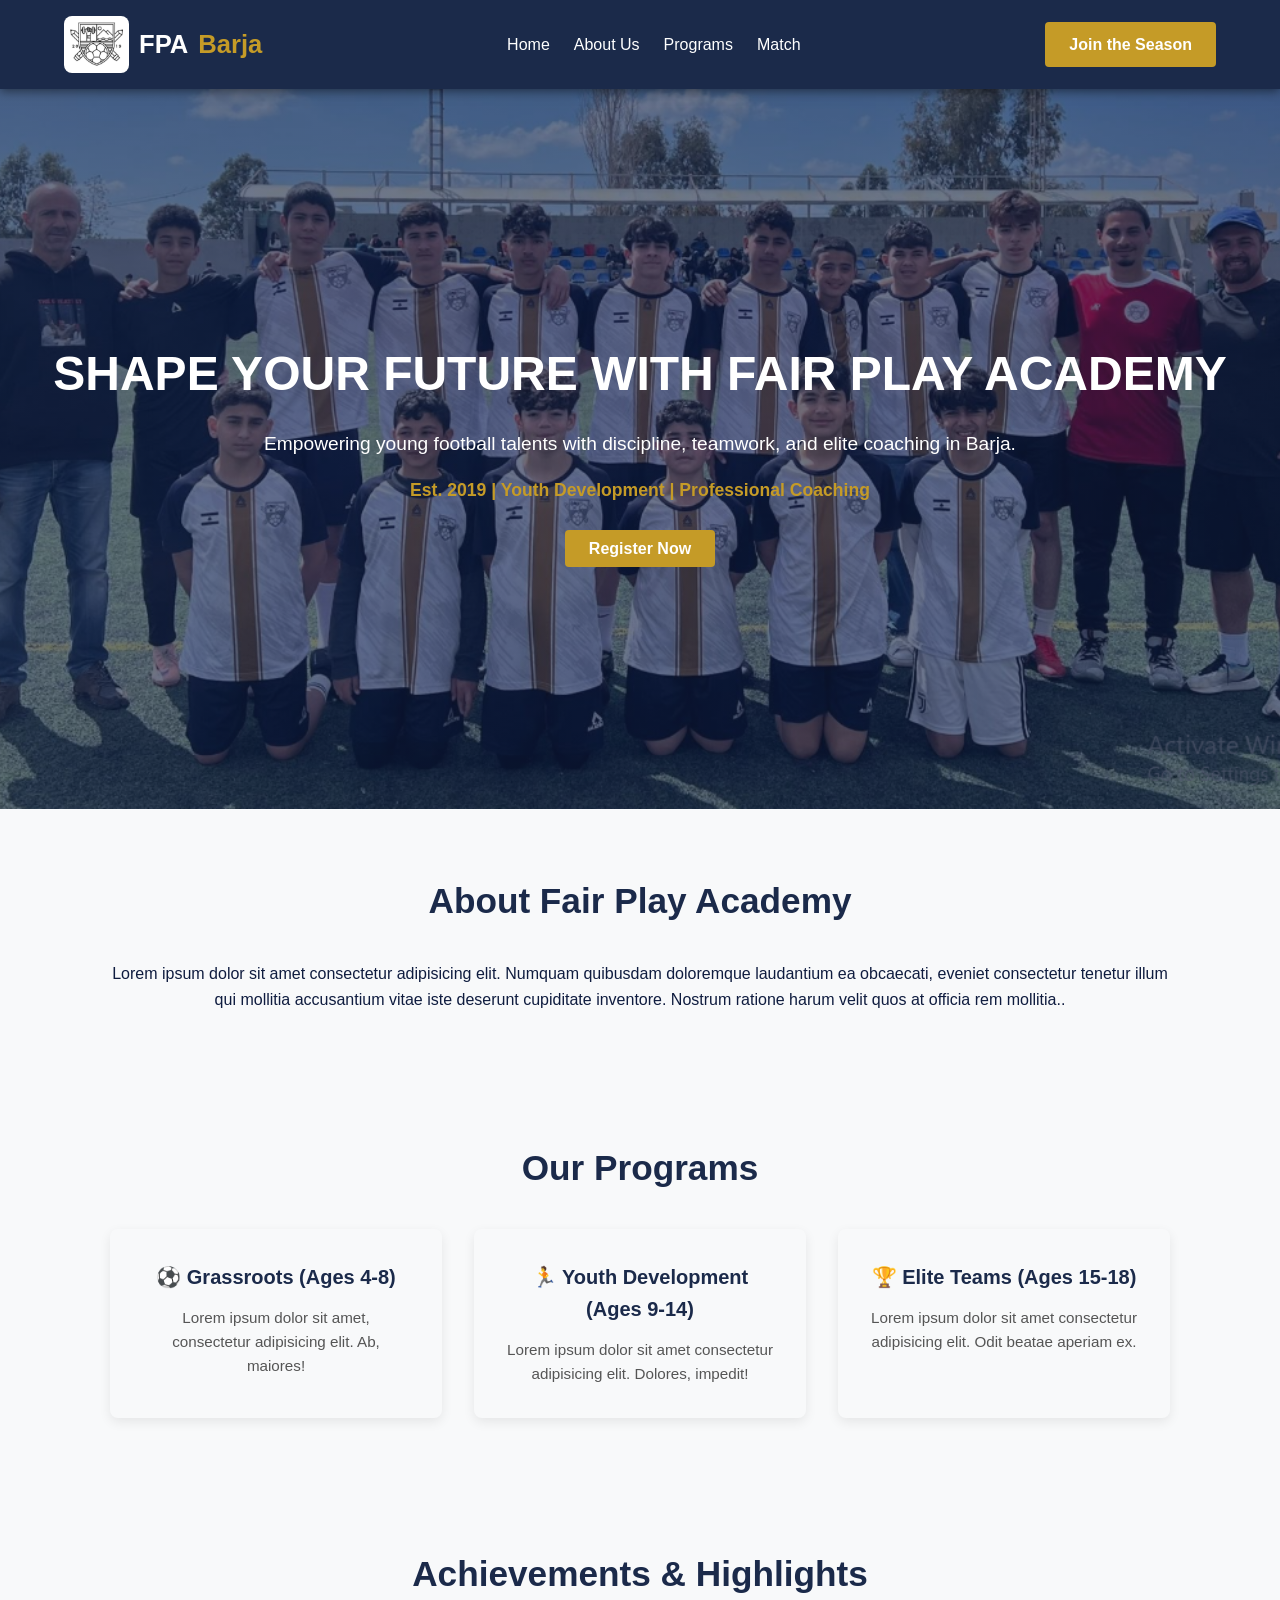
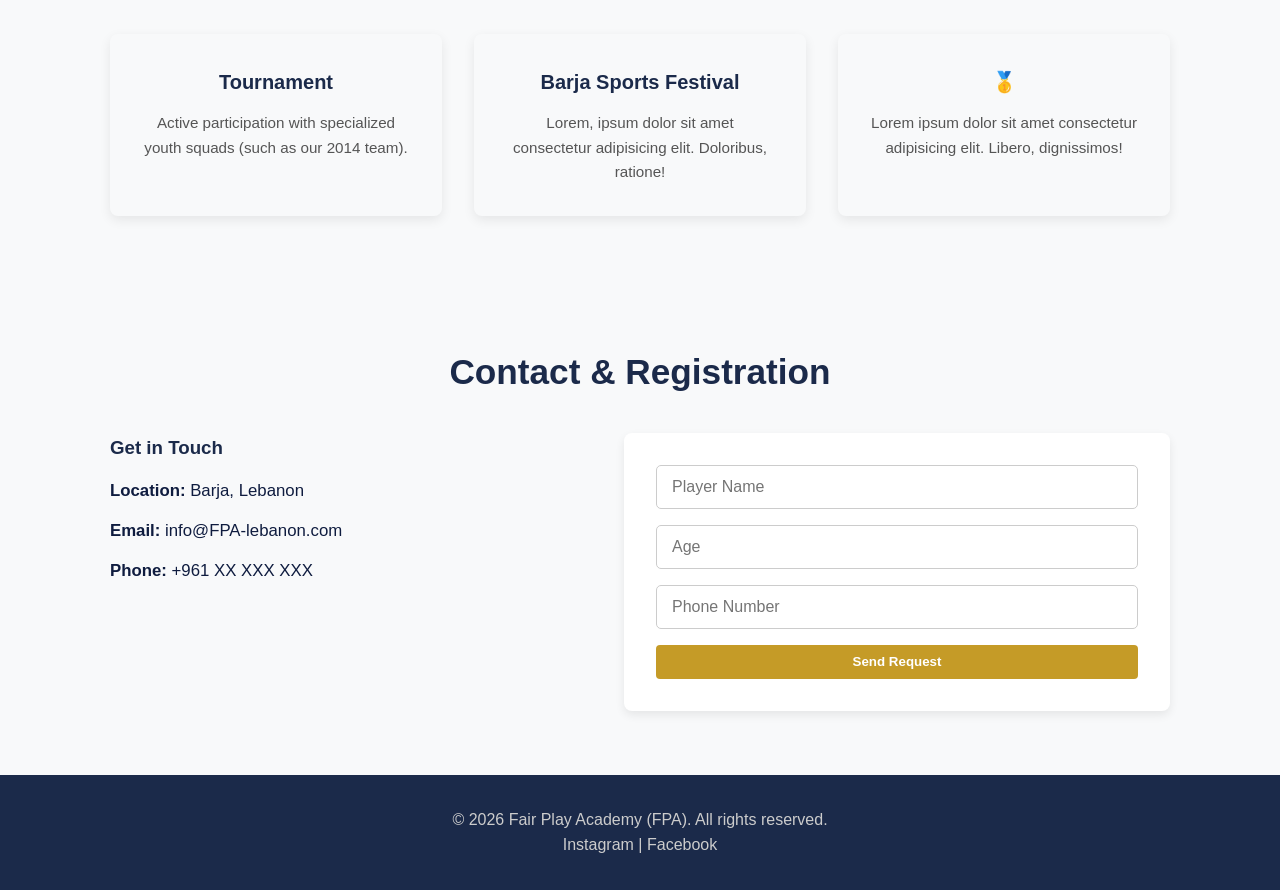
<file: fair play/HTML/index.html>
<!DOCTYPE html>
<html lang="en">

<head>
    <meta charset="UTF-8">
    <meta name="viewport" content="width=device-width, initial-scale=1.0">
    <title>Fair Play Academy - Barja</title>
    <link rel="stylesheet" href="../CSS/style-index.css">
</head>

<body>

    <!--Navbar -->
    <header class="navbar">
        <a href="index.html" class="logo">
            <img src="../Image/logo.png" alt="FPA Logo" class="nav-logo">
            FPA <span>Barja</span>
        </a>
        <nav>
            <ul>
                <li><a href="index.html">Home</a></li>
                <li><a href="about-us.html" class="active">About Us</a></li>
                <li><a href="programs.html">Programs</a></li>
                <li><a href="match.html">Match</a></li>
            </ul>
        </nav>
        <a href="join.html" class="btn">Join the Season</a>
    </header>

    <!-- Hero Section -->
    <section id="home" class="hero">
        <div class="hero-content">
            <h1>Shape Your Future With Fair Play Academy</h1>
            <p>Empowering young football talents with discipline, teamwork, and elite coaching in Barja.</p>
            <p class="stats">Est. 2019 | Youth Development | Professional Coaching</p>
            <a href="join.html" class="btn btn-large">Register Now</a>
        </div>
    </section>

    <!--  (About Us) -->
    <section id="about" class="section about">
        <div class="container">
            <h2>About Fair Play Academy</h2>
            <p>Lorem ipsum dolor sit amet consectetur adipisicing elit. Numquam quibusdam doloremque laudantium ea obcaecati, eveniet consectetur tenetur illum qui mollitia 
                accusantium vitae iste deserunt cupiditate inventore. Nostrum ratione harum velit quos at officia rem mollitia..</p>
        </div>
    </section>

    <!-- (Programs) -->
    <section id="programs" class="section programs bg-light">
        <div class="container">
            <h2>Our Programs</h2>
            <div class="grid">
                <!--Progam card 1 -->
                <div class="card">
                    <h3>⚽ Grassroots (Ages 4-8)</h3>
                    <p>Lorem ipsum dolor sit amet, consectetur adipisicing elit. Ab, maiores!</p>
                </div>
                <!-- Progam card  2 -->
                <div class="card">
                    <h3>🏃 Youth Development (Ages 9-14)</h3>
                    <p>Lorem ipsum dolor sit amet consectetur adipisicing elit. Dolores, impedit!</p>
                </div>
                <!-- Progam card  3 -->
                <div class="card">
                    <h3>🏆 Elite Teams (Ages 15-18)</h3>
                    <p>Lorem ipsum dolor sit amet consectetur adipisicing elit. Odit beatae aperiam ex.</p>
                </div>
            </div>
        </div>
    </section>

    <!--  (Achievements) -->
    <section id="Achievements" class="section Achievements">
        <div class="container">
            <h2>Achievements & Highlights</h2>
            <div class="grid">
                <div class="card">
                    <h3>Tournament</h3>
                    <p>Active participation with specialized youth squads (such as our 2014 team).</p>
                </div>
                <!-- Achievement card 1 -->
                <div class="card">
                    <h3> Barja Sports Festival</h3>
                    <p>Lorem, ipsum dolor sit amet consectetur adipisicing elit. Doloribus, ratione!</p>
                </div>
                <!-- Achievement card 2 -->
                <div class="card">
                    <h3>🥇 </h3>
                    <p>Lorem ipsum dolor sit amet consectetur adipisicing elit. Libero, dignissimos!</p>
                </div>
            </div>
        </div>
    </section>

    <!--  (Contact) -->
    <section id="contact" class="section contact bg-light">
        <div class="container">
            <h2>Contact & Registration</h2>
            <div class="contact-wrapper">
                <div class="contact-info">
                    <h3>Get in Touch</h3>
                    <p><strong>Location:</strong> Barja, Lebanon</p>
                    <p><strong>Email:</strong> info@FPA-lebanon.com</p>
                    <p><strong>Phone:</strong> +961 XX XXX XXX</p>
                </div>
                <!-- Registration -->
                <form class="contact-form">
                    <input type="text" placeholder="Player Name" required>
                    <input type="number" placeholder="Age" required>
                    <input type="tel" placeholder="Phone Number" required>
                    <button type="submit" class="btn">Send Request</button>
                </form>
            </div>
        </div>
    </section>

    <!-- (Footer) -->
    <footer>
        <div class="container">
            <p>&copy; 2026 Fair Play Academy (FPA). All rights reserved.</p>
            <div class="social-footer">
                <a href="https://www.instagram.com/fairplayacademy/?hl=en" target="_blank">Instagram</a>
                <span class="separator">|</span>
                <a href="https://www.facebook.com/profile.php?id=100086580495397" target="_blank">Facebook</a>
            </div>
        </div>

    </footer>

</body>

</html>
</file>
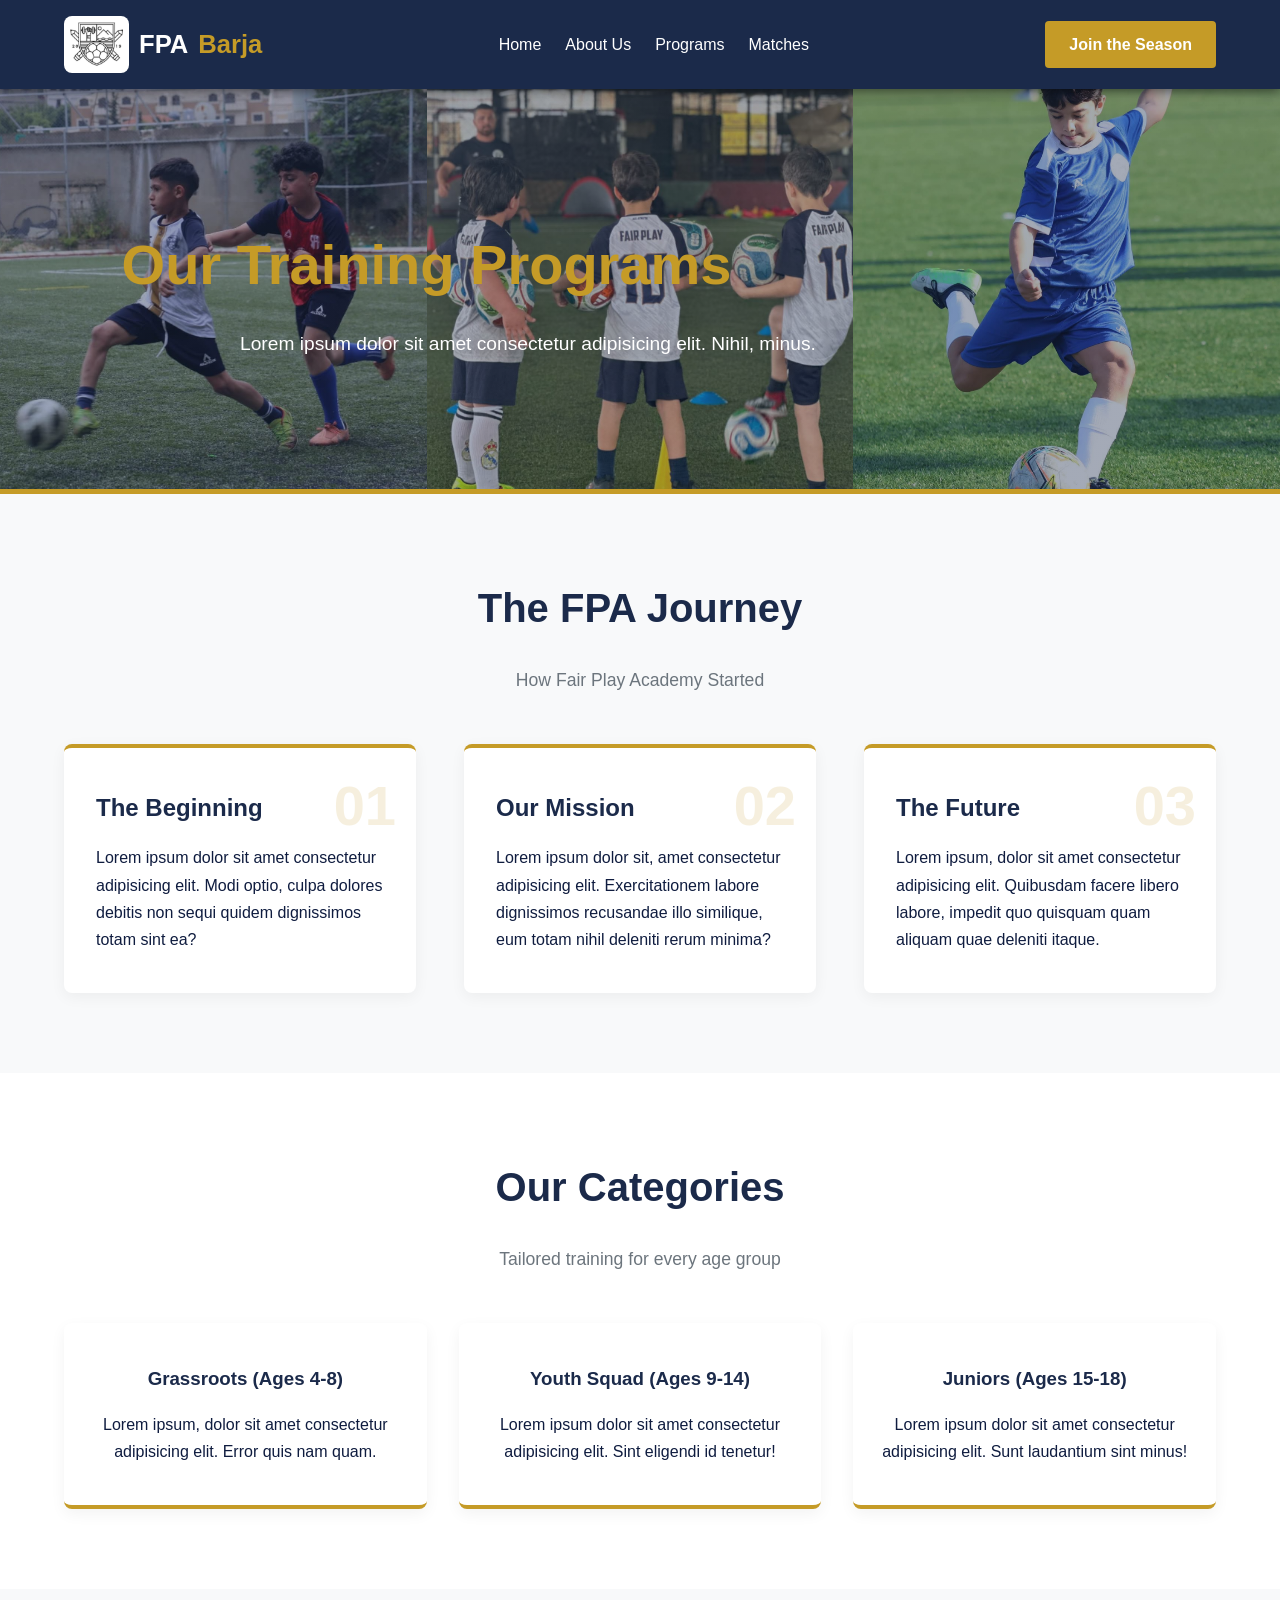
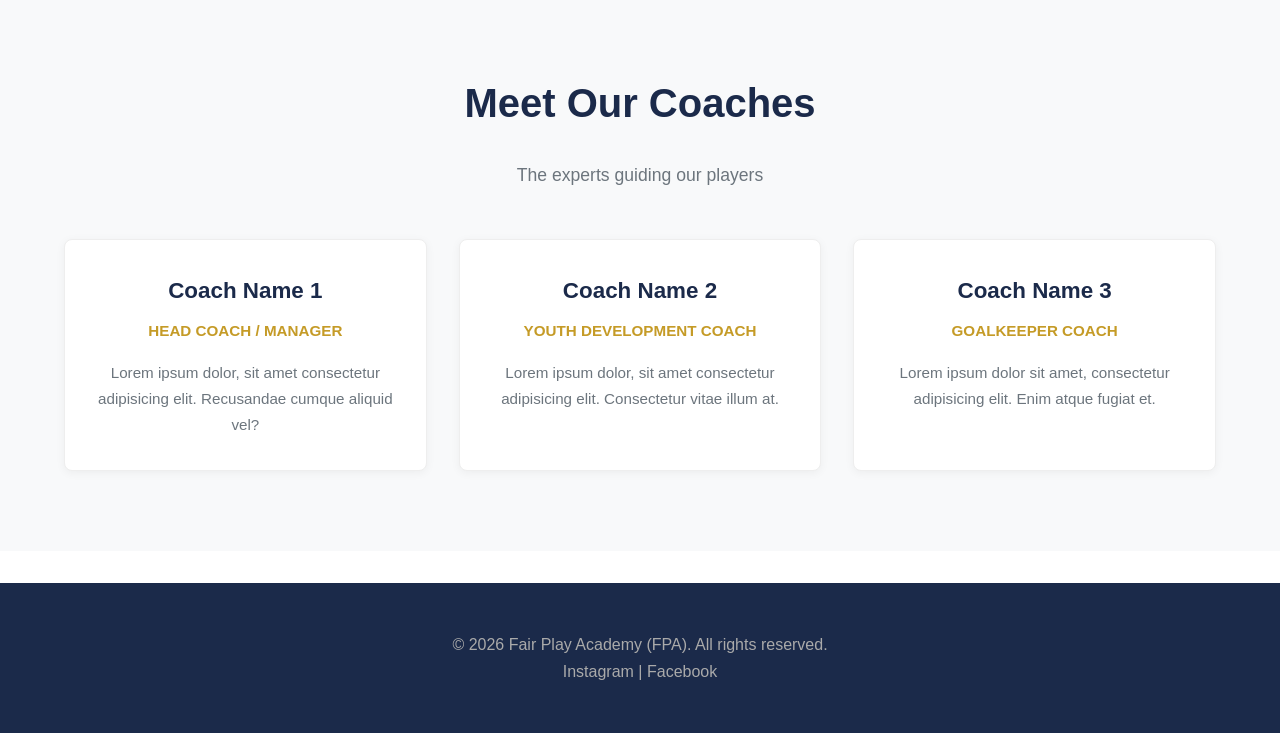
<file: fair play/HTML/about-us.html>
<!DOCTYPE html>
<html lang="en">

<head>
    <meta charset="UTF-8">
    <meta name="viewport" content="width=device-width, initial-scale=1.0">
    <title>About Us | Fair Play Academy</title>
    <link rel="stylesheet" href="../CSS/style-about.css">
</head>

<body>

    <!--  Navbar -->
<header class="navbar">
        <a href="index.html" class="logo">
            <img src="../Image/logo.png" alt="FPA Logo" class="nav-logo">
            FPA <span>Barja</span>
        </a>
        <nav>
            <ul>
                <li><a href="index.html">Home</a></li>
                <li><a href="about-us.html" class="active">About Us</a></li>
                <li><a href="programs.html">Programs</a></li>
                <li><a href="match.html">Matches</a></li>
            </ul>
        </nav>
        <a href="join.html" class="btn">Join the Season</a>

    </header>
    <!-- Hero Section -->
   <section class="programs-hero">
        
        <div class="hero-backgrounds">
        
            <div class="bg-img" style="background-image: url('../Image/gallery 2.jpg');"></div>
            <div class="bg-img" style="background-image: url('../Image/gallery1.jpg');"></div>
            <div class="bg-img" style="background-image: url('../Image/gallery 3.jpg');"></div>
        
            <div class="hero-overlay"></div>
        </div>

    
        <div class="container text-center hero-content">
            <h1>Our Training Programs</h1>
            <p>Lorem ipsum dolor sit amet consectetur adipisicing elit. Nihil, minus.</p>
        </div>
    </section>

    <!-- The FPA Journey -->
    <section class="section values bg-light">
        <div class="container">
            <h2>The FPA Journey</h2>
            <p class="section-subtitle">How Fair Play Academy Started</p>
            <div class="grid values-grid">
                <div class="value-card">
                    <span class="value-number">01</span>
                    <h3>The Beginning</h3>
                    <p>Lorem ipsum dolor sit amet consectetur adipisicing elit. Modi optio, culpa dolores debitis non
                        sequi quidem dignissimos totam sint ea?</p>
                </div>
                <div class="value-card">
                    <span class="value-number">02</span>
                    <h3>Our Mission</h3>
                    <p>Lorem ipsum dolor sit, amet consectetur adipisicing elit. Exercitationem labore dignissimos
                        recusandae illo similique, eum totam nihil deleniti rerum minima?</p>
                </div>
                <div class="value-card">
                    <span class="value-number">03</span>
                    <h3>The Future</h3>
                    <p>Lorem ipsum, dolor sit amet consectetur adipisicing elit. Quibusdam facere libero labore, impedit
                        quo quisquam quam aliquam quae deleniti itaque.</p>
                </div>
            </div>
        </div>
    </section>

    <!-- Age Groups -->
    <section class="section accreditations">
        <div class="container">
            <h2>Our Categories</h2>
            <p class="section-subtitle">Tailored training for every age group</p>
            <div class="grid">
                <div class="card">
                    <h3>Grassroots (Ages 4-8)</h3>
                    <p>Lorem ipsum, dolor sit amet consectetur adipisicing elit. Error quis nam quam.</p>
                </div>
                <div class="card">
                    <h3>Youth Squad (Ages 9-14)</h3>
                    <p>Lorem ipsum dolor sit amet consectetur adipisicing elit. Sint eligendi id tenetur!</p>
                </div>
                <div class="card">
                    <h3>Juniors (Ages 15-18)</h3>
                    <p>Lorem ipsum dolor sit amet consectetur adipisicing elit. Sunt laudantium sint minus!</p>
                </div>
                

        </div>
    </section>

    <!--   Coaches -->
    <section class="section team bg-light">
        <div class="container">
            <h2>Meet Our Coaches</h2>
            <p class="section-subtitle">The experts guiding our players</p>
            <div class="grid team-grid">
                <div class="team-member">
                    <h3>Coach Name 1</h3>
                    <p class="role">Head Coach / Manager</p>
                    <p>Lorem ipsum dolor, sit amet consectetur adipisicing elit. Recusandae cumque aliquid vel?</p>
                </div>
                <div class="team-member">
                    <h3>Coach Name 2</h3>
                    <p class="role">Youth Development Coach</p>
                    <p>Lorem ipsum dolor, sit amet consectetur adipisicing elit. Consectetur vitae illum at.</p>
                </div>
                <div class="team-member">
                    <h3>Coach Name 3</h3>
                    <p class="role">Goalkeeper Coach</p>
                    <p>Lorem ipsum dolor sit amet, consectetur adipisicing elit. Enim atque fugiat et.</p>
                </div>
            </div>
        </div>
    </section>

    <!-- (Footer) -->
    <footer>
        <div class="container">
            <p>&copy; 2026 Fair Play Academy (FPA). All rights reserved.</p>
            <div class="social-footer">
                <a href="https://www.instagram.com/fairplayacademy/?hl=en" target="_blank">Instagram</a>
                <span class="separator">|</span>
                <a href="https://www.facebook.com/profile.php?id=100086580495397" target="_blank">Facebook</a>
            </div>
        </div>

    </footer>
</body>

</html>
</file>
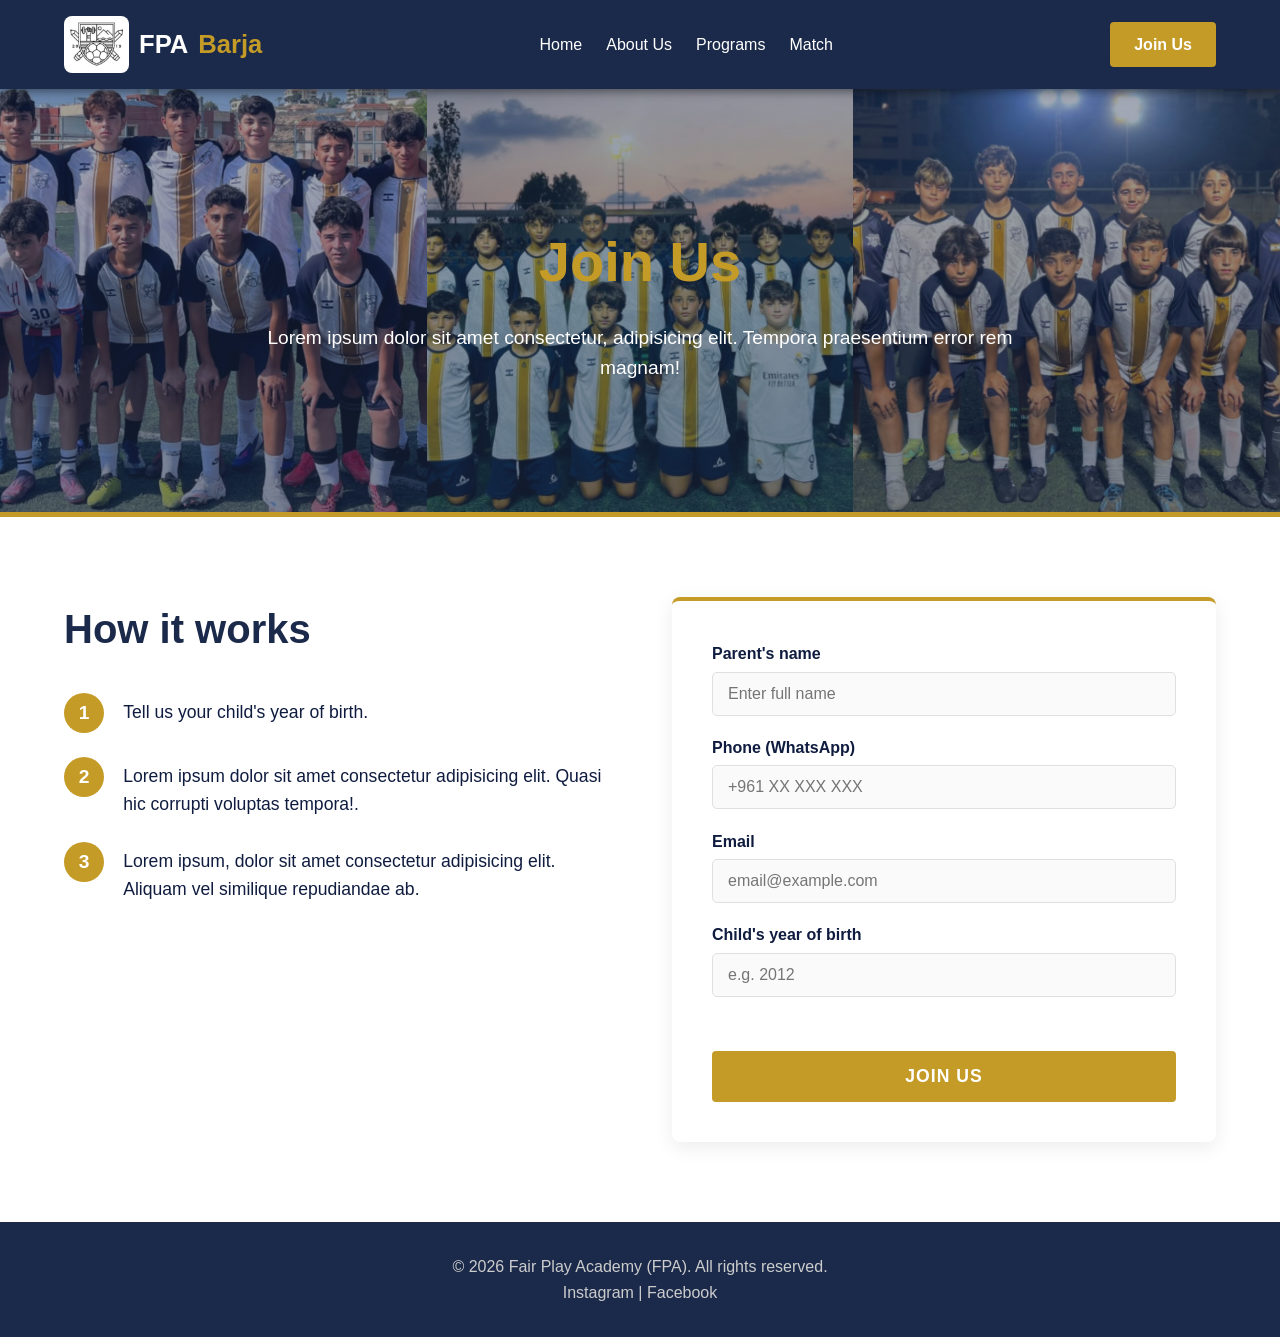
<file: fair play/HTML/join.html>
<!DOCTYPE html>
<html lang="en">
<head>
    <meta charset="UTF-8">
    <meta name="viewport" content="width=device-width, initial-scale=1.0">
    <title>Join Us | Fair Play Academy - Barja</title>
    <link rel="stylesheet" href="../CSS/style-join.css">
</head>
<body>
 <header class="navbar">
        <a href="index.html" class="logo">
            <img src="../Image/logo.png" alt="FPA Logo" class="nav-logo">
            FPA <span>Barja</span>
        </a>
        <nav>
            <ul>
                <li><a href="index.html">Home</a></li>
                <li><a href="about-us.html" class="active">About Us</a></li>
                <li><a href="programs.html">Programs</a></li>
                <li><a href="match.html">Match</a></li>
            </ul>
        </nav>
        <a href="join.html" class="btn">Join Us</a>
    </header>


    <section class="join-hero">
        <div class="hero-backgrounds">            
            <div class="bg-img" style="background-image: url('../Image/l.png');"></div>
            <div class="bg-img" style="background-image: url('../Image/r.png');"></div>
            <div class="bg-img" style="background-image: url('../Image/c.png');"></div> 
            <div class="hero-overlay"></div>
        </div>

        
        <div class="container text-center hero-content">
            <h1>Join Us</h1>
            <p>Lorem ipsum dolor sit amet consectetur, adipisicing elit. Tempora praesentium error rem magnam!</p>
        </div>
    </section>

    
    <!-- registration section -->
    <section class="section registration">
        <div class="container">
            <div class="grid two-columns">
                
                <!-- info to how it work -->
                <div class="how-it-works">
                    <h2>How it works</h2>
                    <ul class="steps-list">
                        <li>
                            <span class="step-number">1</span>
                            <p>Tell us your child's year of birth.</p>
                        </li>
                        <li>
                            <span class="step-number">2</span>
                            <p>Lorem ipsum dolor sit amet consectetur adipisicing elit. Quasi hic corrupti voluptas tempora!.</p>
                        </li>
                        <li>
                            <span class="step-number">3</span>
                            <p>Lorem ipsum, dolor sit amet consectetur adipisicing elit. Aliquam vel similique repudiandae ab.</p>
                        </li>
                    </ul>
                </div>

                <!-- registration form -->
                <div class="form-container">
                    <form class="join-form">
                        <div class="input-group">
                            <label>Parent's name</label>
                            <input type="text" placeholder="Enter full name" required>
                        </div>
                        
                        <div class="input-group">
                            <label>Phone (WhatsApp)</label>
                            <input type="tel" placeholder="+961 XX XXX XXX" required>
                        </div>
                        
                        <div class="input-group">
                            <label>Email</label>
                            <input type="email" placeholder="email@example.com" required>
                        </div>
                        
                        <div class="input-group">
                            <label>Child's year of birth</label>
                            <input type="number" min="2005" max="2022" placeholder="e.g. 2012" required>
                        </div>
                        
                        <div class="input-group">
                             </div>

                        <button type="submit" class="btn btn-submit">Join Us</button>
                    </form>
                </div>
            </div>
        </div>
    </section>
        <!--  (Footer) -->
    <footer>
        <div class="container">
            <p>&copy; 2026 Fair Play Academy (FPA). All rights reserved.</p>
           <div class="social-footer">
    <a href="https://www.instagram.com/fairplayacademy/?hl=en" target="_blank">Instagram</a>
    <span class="separator">|</span>
    <a href="https://www.facebook.com/profile.php?id=100086580495397" target="_blank">Facebook</a>
</div>
</div>
    </footer>

</body>
</html>
</file>
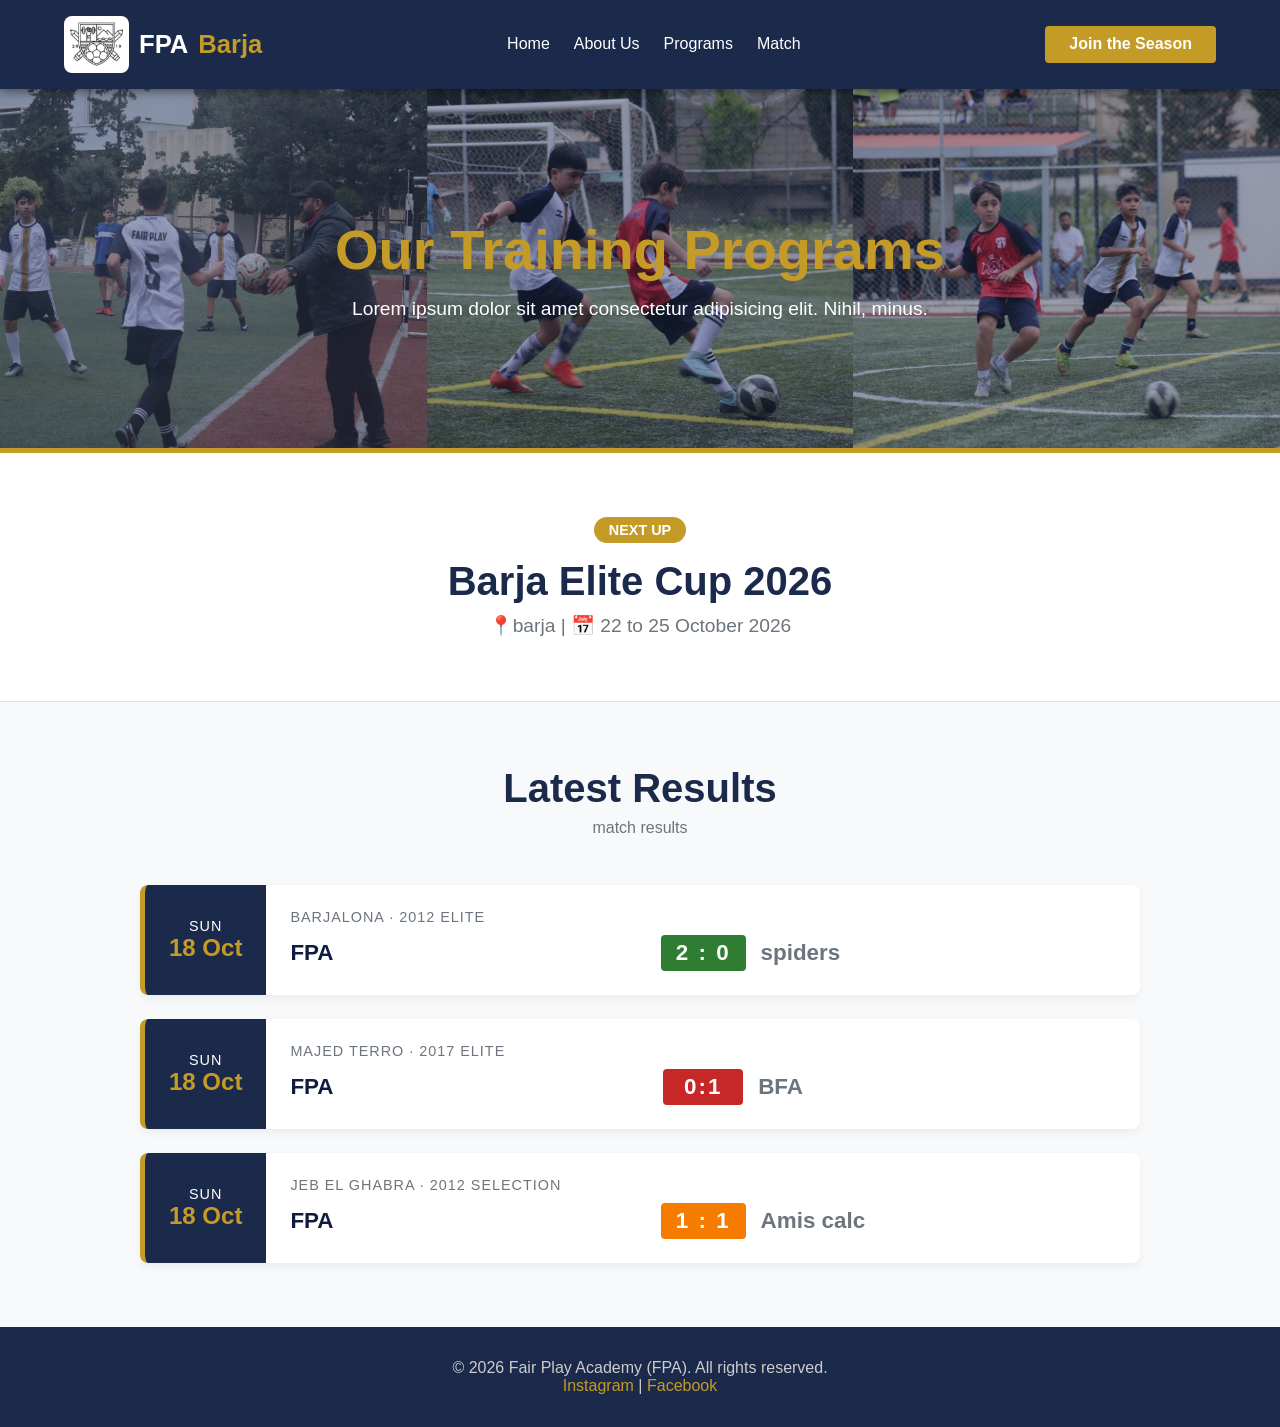
<file: fair play/HTML/match.html>
<!DOCTYPE html>
<html lang="en">
<head>
    <meta charset="UTF-8">
    <meta name="viewport" content="width=device-width, initial-scale=1.0">
    <title>Match | Fair Play Academy - Barja</title>
    
    <link rel="stylesheet" href="../CSS/style-matchs.css">
</head>
<body>
    <header class="navbar">
        <a href="index.html" class="logo">
            <img src="../Image/logo.png" alt="FPA Logo" class="nav-logo">
            FPA <span>Barja</span>
        </a>
        <nav>
            <ul>
                <li><a href="index.html">Home</a></li>
                <li><a href="about-us.html" class="active">About Us</a></li>
                <li><a href="programs.html">Programs</a></li>
                <li><a href="match.html">Match</a></li>
            </ul>
        </nav>
        <a href="join.html" class="btn">Join the Season</a>
    </header>


    <!-- Hero Section -->

   <section class="programs-hero">
        
        <div class="hero-backgrounds">
        
            <div class="bg-img" style="background-image: url('../Image/match 1.jpg');"></div>
            <div class="bg-img" style="background-image: url('../Image/match 2.jpg');"></div>
            <div class="bg-img" style="background-image: url('../Image/match 3.jpg');"></div>
        
            <div class="hero-overlay"></div>
        </div>

    
        <div class="container text-center hero-content">
            <h1>Our Training Programs</h1>
            <p>Lorem ipsum dolor sit amet consectetur adipisicing elit. Nihil, minus.</p>
        </div>
    </section>

    <!-- Next Up Event -->
    <section class="section next-event bg-light">
        <div class="container text-center">
            <span class="badge">Next Up</span>
            <h2>Barja Elite Cup 2026</h2>
            <p class="event-details">📍barja | 📅 22 to 25 October 2026</p>
        </div>
    </section>

    <!-- Match-->
    <section class="section fixtures">
        <div class="container">
            <h2>Latest Results</h2>
            <p class="section-subtitle">match results </p>

            <div class="matches-list">
                
                <!--1-->
                <div class="match-card">
                    <div class="match-date">
                        <span class="day">Sun</span>
                        <span class="date">18 Oct</span>
                    </div>
                    <div class="match-details">
                        <p class="location">Barjalona · 2012 Elite</p>
                        <div class="scoreboard">
                            <span class="team FAP">FPA</span>
                            <span class="score win">2 : 0</span>
                            <span class="team opponent">spiders</span>
                        </div>
                    </div>
                </div>

                <!--  2 -->
                <div class="match-card">
                    <div class="match-date">
                        <span class="day">Sun</span>
                        <span class="date">18 Oct</span>
                    </div>
                    <div class="match-details">
                        <p class="location">majed terro · 2017 Elite</p>
                        <div class="scoreboard">
                            <span class="team FAP">FPA</span>
                            <span class="score lose"> 0:1 </span>
                            <span class="team opponent">BFA</span>
                        </div>
                    </div>
                </div>

                <!-- 3-->
                <div class="match-card">
                    <div class="match-date">
                        <span class="day">Sun</span>
                        <span class="date">18 Oct</span>
                    </div>
                    <div class="match-details">
                        <p class="location">JEB EL GHABRA · 2012 Selection</p>
                        <div class="scoreboard">
                            <span class="team FAP">FPA</span>
                            <span class="score draw">1 : 1</span>
                            <span class="team opponent">Amis calc</span>
                        </div>
                    </div>
                </div>

        </div>
    </section>

    <!-- الفوتر (Footer) -->

    <!-- (Footer) -->
    <footer>
        <div class="container">
            <p>&copy; 2026 Fair Play Academy (FPA). All rights reserved.</p>
            <div class="social-footer">
                <a href="https://www.instagram.com/fairplayacademy/?hl=en" target="_blank">Instagram</a>
                <span class="separator">|</span>
                <a href="https://www.facebook.com/profile.php?id=100086580495397" target="_blank">Facebook</a>
            </div>
        </div>

    </footer>

</body>
</html>
</file>
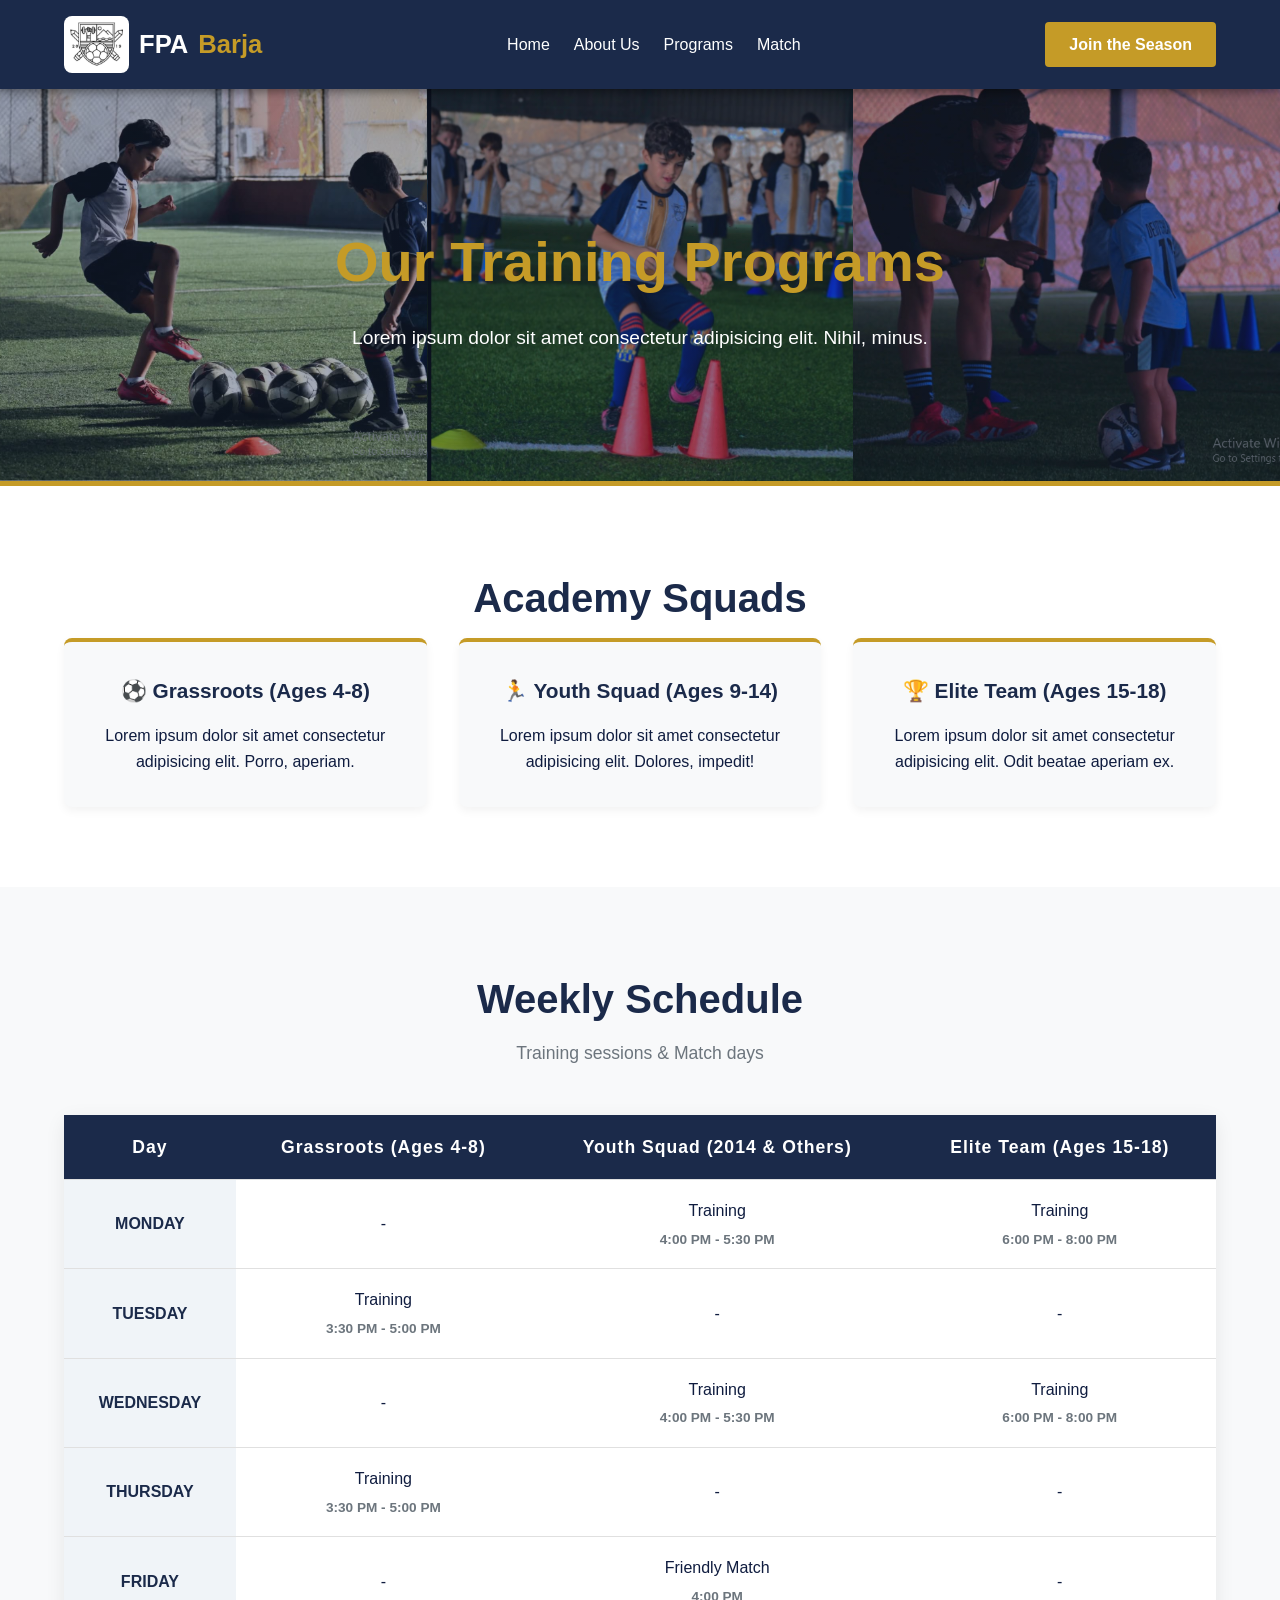
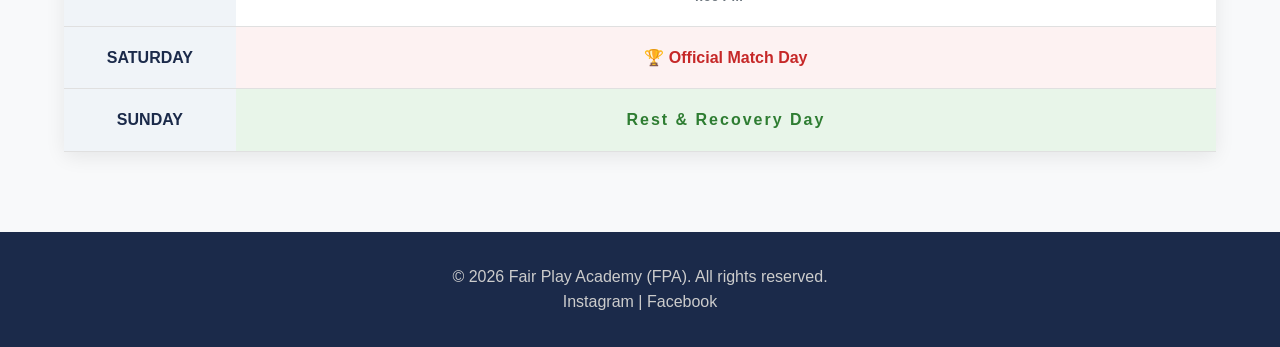
<file: fair play/HTML/programs.html>
<!DOCTYPE html>
<html lang="en">
<head>
    <meta charset="UTF-8">
    <meta name="viewport" content="width=device-width, initial-scale=1.0">
    <title>Programs & Schedule | Fair Play Academy</title>
    
    <link rel="stylesheet" href="../CSS/style-programs.css">
</head>
<body>
    
    <!-- navbar -->
<header class="navbar">
        <a href="index.html" class="logo">
            <img src="../Image/logo.png" alt="FPA Logo" class="nav-logo">
            FPA <span>Barja</span>
        </a>
        <nav>
            <ul>
                <li><a href="index.html">Home</a></li>
                <li><a href="about-us.html" >About Us</a></li>
                <li><a href="programs.html">Programs</a></li>
                <li><a href="match.html">Match</a></li>
            </ul>
        </nav>
        <a href="join.html" class="btn">Join the Season</a>
    </header>


  <!-- Hero Section -->
    <section class="programs-hero">
        
        <div class="hero-backgrounds">
        
            <div class="bg-img" style="background-image: url('../Image/program 2.png');"></div>
            <div class="bg-img" style="background-image: url('../Image/program 1.png');"></div>
            <div class="bg-img" style="background-image: url('../Image/program 3.png');"></div>
        
            <div class="hero-overlay"></div>
        </div>

    
        <div class="container text-center hero-content">
            <h1>Our Training Programs</h1>
            <p>Lorem ipsum dolor sit amet consectetur adipisicing elit. Nihil, minus.</p>
        </div>
    </section>

    <!-- Program Cards -->
    <section class="section programs-overview">
        <div class="container">
            <h2>Academy Squads</h2>
            <div class="grid">
                <div class="program-card">
                    <h3>⚽ Grassroots (Ages 4-8)</h3>
                    <p>Lorem ipsum dolor sit amet consectetur adipisicing elit. Porro, aperiam.</p>
                </div>
                <div class="program-card">
                    <h3>🏃 Youth Squad (Ages 9-14)</h3>
                    <p>Lorem ipsum dolor sit amet consectetur adipisicing elit. Dolores, impedit!</p>
                </div>
                <div class="program-card">
                    <h3>🏆 Elite Team (Ages 15-18)</h3>
                    <p>Lorem ipsum dolor sit amet consectetur adipisicing elit. Odit beatae aperiam ex.</p>
                </div>
            </div>
        </div>
    </section>

    <!-- Schedule Table -->
    <section class="section schedule-section bg-light">
        <div class="container">
            <h2>Weekly Schedule</h2>
            <p class="section-subtitle">Training sessions & Match days</p>

            <div class="table-container">
                <table class="schedule-table">
                    <thead>
                        <tr>
                            <th>Day</th>
                            <th>Grassroots (Ages 4-8)</th>
                            <th>Youth Squad (2014 & Others)</th>
                            <th>Elite Team (Ages 15-18)</th>
                        </tr>
                    </thead>
                    <tbody>
                        <tr>
                            <td class="day-col">Monday</td>
                            <td>-</td>
                            <td>Training <br> <span class="time">4:00 PM - 5:30 PM</span></td>
                            <td>Training <br> <span class="time">6:00 PM - 8:00 PM</span></td>
                        </tr>
                        <tr>
                            <td class="day-col">Tuesday</td>
                            <td>Training <br> <span class="time">3:30 PM - 5:00 PM</span></td>
                            <td>-</td>
                            <td>-</td>
                        </tr>
                        <tr>
                            <td class="day-col">Wednesday</td>
                            <td>-</td>
                            <td>Training  <br> <span class="time">4:00 PM - 5:30 PM</span></td>
                            <td>Training <br> <span class="time">6:00 PM - 8:00 PM</span></td>
                        </tr>
                        <tr>
                            <td class="day-col">Thursday</td>
                            <td>Training <br> <span class="time">3:30 PM - 5:00 PM</span></td>
                            <td>-</td>
                            <td>-</td>
                        </tr>
                        <tr>
                            <td class="day-col">Friday</td>
                            <td>-</td>
                            <td>Friendly Match  <br> <span class="time">4:00 PM</span></td>
                            <td>-</td>
                        </tr>
                        <tr class="match-day">
                            <td class="day-col">Saturday</td>
                            <td colspan="3" class="weekend-event">
                                <strong>🏆 Official Match Day </strong><br>
                            
                            </td>
                        </tr>
                        <tr>
                            <td class="day-col">Sunday</td>
                            <td colspan="3" class="rest-day">Rest & Recovery Day</td>
                        </tr>
                    </tbody>
                </table>
            </div>
        </div>
    </section>

    
    <!-- (Footer) -->
    <footer>
        <div class="container">
            <p>&copy; 2026 Fair Play Academy (FPA). All rights reserved.</p>
            <div class="social-footer">
                <a href="https://www.instagram.com/fairplayacademy/?hl=en" target="_blank">Instagram</a>
                <span class="separator">|</span>
                <a href="https://www.facebook.com/profile.php?id=100086580495397" target="_blank">Facebook</a>
            </div>
        </div>

    </footer>


</body>
</html>
</file>
<file: fair play/CSS/style-index.css>
/* i put this kermal ino w zabet el color b2lb el html  ma irja3 lar2m bl color  w kremal iza bede 3adel sh jebt el colo men facboock */

:root {
    --primary-color: rgb(197, 155, 39);   
    --secondary-color: rgb(168, 130, 31); 
    --dark-bg: rgb(27, 42, 74);           
    --light-bg: rgb(248, 249, 250);       
    --text-dark: rgb(15, 28, 63);         
    --text-light: rgb(255, 255, 255);     
    --gray-color: rgb(108, 117, 125);     
    --border-color: rgb(224, 224, 224);   
}

* {
    margin: 0;
    padding: 0;
    box-sizing: border-box;
    font-family: -apple-system,'Helvetica Neue',Arial,sans-serif;
}


body {
    background-color: var(--light-bg);
    color: var(--text-dark);
    line-height: 1.6;
}

/* هلق هي كرمال الصفحة كلا ازا بدو يفتحا من محل شاشة اكبر ما تتاثر*/
.container {
    max-width: 1100px;
    margin: 0 auto;
    padding: 0 20px;
}

/*هي لكل قصم */
.section {
    padding: 64px 0;
    text-align: center;
}

/*وهي*/
/*   Navbar  */
.btn {
    background-color: var(--primary-color);
    color: var(--text-light);
    padding: 9.6px 24px;
    text-decoration: none;
    border-radius: 4px;
    font-weight: bold;
    transition: background-color 0.3s ease;
    border: none;
    cursor: pointer;
}

.btn:hover {
    background-color: var(--secondary-color);
}

.navbar {
    display: flex;
    justify-content: space-between;
    align-items: center;
    background-color: var(--dark-bg);
    padding: 16px 5%;
    position: sticky;
    top: 0;
    z-index: 1000;
    box-shadow: 0 2px 10px rgba(0,0,0,0.5);
}

.navbar .logo {
    display: flex;
    align-items: center;
    gap: 10px;
    font-size: 25.6px;
    font-weight: bold;
    color: var(--text-light);
    text-decoration: none;
}
.nav-logo {
    width: 65px; 
    height: auto;
    background-color: rgb(255, 255, 255);
    padding: 6px; 
    border-radius: 8px; 
}
.navbar .logo span {
    color: var(--primary-color);
}

.navbar ul {
    display: flex;
    list-style: none;
    gap: 24px;
}

.navbar ul li a {
    color: var(--text-light);
    text-decoration: none;
    font-size: 16px;
    transition: color 0.3s ease;
}

.navbar ul li a:hover {
    color: var(--primary-color);
}


/* (Hero Section) */
.hero {
    height: 80vh;
    background: linear-gradient(rgba(15, 28, 63, 0.6), rgba(15, 28, 63, 0.6)),
        url('../Image/main.png') center/cover;
    display: flex;
    justify-content: center;
    align-items: center;
    text-align: center;
    color: var(--text-light);
    padding: 0 20px;
}

.hero-content h1 {
    font-size: 48px;
    margin-bottom: 16px;
    text-transform: uppercase;
    color: var(--text-light);
}

.hero-content p {
    font-size: 19.2px;
    margin-bottom: 16px;
}

.hero-content .stats {
    font-size: 17.6px;
    color: var(--primary-color);
    font-weight: bold;
    margin-bottom: 32px;
}

/* TITLE */
.section h2 {
    font-size: 35.2px;
    margin-bottom: 32px;
    color: var(--dark-bg);
}

.grid {
    display: grid;
    grid-template-columns: repeat(auto-fit, minmax(250px, 1fr));
    gap: 32px;
}


.card {
    background: var(--card-bg);
    padding: 32px;
    border-radius: 8px;
    box-shadow: 0 4px 12px rgba(0, 0, 0, 0.08);
    transition: transform 0.3s ease, border-top 0.3s ease;
    border-top: 4px solid var(--drak-bg);
}

.card:hover {
    transform: translateY(-5px);
    border-top-color: var(--primary-color);
}

.card h3 {
    color: var(--dark-bg);
    margin-bottom: 12.8px;
    font-size: 20px;
}

.card p {
    color: rgb(85, 85, 85);
    font-size: 15.2px;
}


.contact-wrapper {
    display: flex;
    flex-wrap: wrap;
    justify-content: space-between;
    gap: 32px;
    text-align: left;
}

.contact-info {
    flex: 1;
    min-width: 280px;
}

.contact-info h3 {
    color: var(--dark-bg);
    margin-bottom: 16px;
}

.contact-info p {
    margin-bottom: 12.8px;
    font-size: 16.8px;
}

.contact-form {
    flex: 1;
    min-width: 280px;
    display: flex;
    flex-direction: column;
    gap: 16px;
    background: var(--text-light);
    padding: 32px;
    border-radius: 8px;
    box-shadow: 0 4px 10px rgba(0, 0, 0, 0.08);
}

.contact-form input {
    width: 100%;
    padding: 12px 15px;
    border: 1px solid rgb(204, 204, 204);
    border-radius: 5px;
    font-size: 16px;
}

.contact-form input:focus {
    outline: none;
    border-color: var(--primary-color);
}


footer {
    background-color: var(--dark-bg);
    color: rgb(204, 204, 204);
    text-align: center;
    padding: 32px;
}

footer a {
    color: var(--accent-color);
    text-decoration: none;
}

footer a:hover {
    text-decoration: underline;
}
</file>
<file: fair play/CSS/style-about.css>
:root {
    --primary-color: rgb(197, 155, 39);   
    --secondary-color: rgb(168, 130, 31); 
    --dark-bg: rgb(27, 42, 74);           
    --light-bg: rgb(248, 249, 250);       
    --text-dark: rgb(15, 28, 63);         
    --text-light: rgb(255, 255, 255);     
    --gray-color: rgb(108, 117, 125);     
}

* {
    margin: 0;
    padding: 0;
    box-sizing: border-box;
    font-family: -apple-system,'Helvetica Neue',Arial,sans-serif;
}

body {
    background-color: var(--text-light);
    color: var(--text-dark);
    line-height: 1.7;
}

.container {
    width: 90%;
    max-width: 1200px;
    margin: 0 auto;
}

.section {
    padding: 80px 0;
}

.section h2 {
    text-align: center;
    font-size: 40px;
    margin-bottom: 24px;
    color: var(--dark-bg);
}

.section-subtitle {
    text-align: center;
    color: var(--gray-color);
    margin-bottom: 48px;
    font-size: 17.6px;
}

.bg-light {
    background-color: var(--light-bg);
}

/*   Navbar  */
.btn {
    background-color: var(--primary-color);
    color: var(--text-light);
    padding: 9.6px 24px;
    text-decoration: none;
    border-radius: 4px;
    font-weight: bold;
    transition: background-color 0.3s ease;
    border: none;
    cursor: pointer;
}

.btn:hover {
    background-color: var(--secondary-color);
}

.navbar {
    display: flex;
    justify-content: space-between;
    align-items: center;
    background-color: var(--dark-bg);
    padding: 16px 5%;
    position: sticky;
    top: 0;
    z-index: 1000;
    box-shadow: 0 2px 10px rgba(0,0,0,0.5);
}

.navbar .logo {
    display: flex;
    align-items: center;
    gap: 10px;
    font-size: 25.6px;
    font-weight: bold;
    color: var(--text-light);
    text-decoration: none;
}
.nav-logo {
    width: 65px; 
    height: auto;
    background-color: rgb(255, 255, 255);
    padding: 6px; 
    border-radius: 8px; 
}
.navbar .logo span {
    color: var(--primary-color);
}
.navbar ul {
    display: flex;
    list-style: none;
    gap: 24px;
}
.navbar ul li a {
    color: var(--text-light);
    text-decoration: none;
    font-size: 16px;
    transition: color 0.3s ease;
}

.navbar ul li a:hover {
    color: var(--primary-color);
}


.grid {
    display: grid;
    grid-template-columns: repeat(auto-fit, minmax(280px, 1fr));
    gap: 32px;
}

.card {
    background: var(--text-light);
    padding: 40px 24px;
    border-radius: 8px;
    box-shadow: 0 5px 15px rgba(0, 0, 0, 0.05);
    text-align: center;
    border-bottom: 4px solid var(--primary-color);
    transition: transform 0.3s;
}

.card:hover {
    transform: translateY(-5px);
}

.card h3 {
    color: var(--dark-bg);
    margin-bottom: 16px;
}


/* .Hero Section */
.programs-hero {
    position: relative;
    padding: 128px 5%;
    color: var(--text-light);
    border-bottom: 5px solid var(--primary-color);
    overflow: hidden;
    display: flex;
    align-items: center;
    justify-content: center;
}


.hero-backgrounds {
    position: absolute;
    top: 0;
    left: 0;
    width: 100%;
    height: 100%;
    display: flex;
    z-index: 1;
}

.bg-img {
    flex: 1;
    background-size: cover;
    background-position: center;
}

.hero-overlay {
    position: absolute;
    top: 0;
    left: 0;
    width: 100%;
    height: 100%;
    background: linear-gradient(rgba(27, 42, 74, 0.4), rgba(27, 42, 74, 0.4));
    z-index: 2;
}


.hero-content {
    position: relative;
    z-index: 3; 
}

.hero-content h1 {
    font-size: 56px;
    margin-bottom: 16px;
    color: var(--primary-color);
}

.hero-content p {
    font-size: 19.2px;
    max-width: 800px;
    margin: 0 auto;
}


.grid {
    display: grid;
    grid-template-columns: repeat(auto-fit, minmax(300px, 1fr));
    gap: 32px;
}


.values-grid {
    gap: 48px;
}

.value-card {
    background: var(--text-light);
    padding: 40px 32px;
    border-radius: 8px;
    box-shadow: 0 4px 15px rgba(0,0,0,0.05);
    position: relative;
    border-top: 4px solid var(--primary-color);
    text-align: left;
}

.value-number {
    font-size: 56px;
    font-weight: bold;
    color: var(--primary-color);
    opacity: 0.15;
    position: absolute;
    top: 10px;
    right: 20px;
}

.value-card h3 {
    font-size: 24px;
    margin-bottom: 16px;
    color: var(--dark-bg);
}

.team-member {
    background: rgb(255, 255, 255); 
    padding: 32px;
    border-radius: 8px;
    text-align: center;
    box-shadow: 0 2px 10px rgba(0,0,0,0.05);
    border: 1px solid rgb(238, 238, 238);
    transition: box-shadow 0.3s;
}

.team-member:hover {
    box-shadow: 0 8px 20px rgba(0,0,0,0.1);
}

.team-member h3 {
    color: var(--dark-bg);
    font-size: 22.4px;
    margin-bottom: 8px;
}

.team-member .role {
    color: var(--primary-color);
    font-weight: bold;
    margin-bottom: 16px;
    font-size: 15.2px;
    text-transform: uppercase;
}

.team-member p {
    color: var(--gray-color);
    font-size: 15.2px;
}

/*Footer */
footer {
    background-color: var(--dark-bg);
    color: rgb(170, 170, 170);
        text-align: center;
    padding: 48px 0;
    margin-top: 32px;
}


footer a {
    color: var(--accent-color);
    text-decoration: none;
}

footer a:hover {
    text-decoration: underline;
}
</file>
<file: fair play/CSS/style-join.css>
:root {
    --primary-color: rgb(197, 155, 39);   
    --secondary-color: rgb(168, 130, 31); 
    --dark-bg: rgb(27, 42, 74);           
    --light-bg: rgb(248, 249, 250);       
    --text-dark: rgb(15, 28, 63);         
    --text-light: rgb(255, 255, 255);     
    --gray-color: rgb(108, 117, 125);     
    --border-color: rgb(224, 224, 224);   
}

* {
    margin: 0;
    padding: 0;
    box-sizing: border-box;
    font-family:-apple-system,'Helvetica Neue',Arial,sans-serif;
}

body {
    background-color: var(--text-light);
    color: var(--text-dark);
    line-height: 1.6;
}

.container {
    width: 90%;
    max-width: 1200px;
    margin: 0 auto;
}

.section {
    padding: 80px 0;
}

.text-center {
    text-align: center;
}

.section h2 {
    font-size: 40px;
    color: var(--dark-bg);
    margin-bottom: 8px;
}

.section-subtitle {
    color: var(--gray-color);
    margin-bottom: 48px;
    font-size: 17.6px;
    text-align: center;
}

.bg-light {
    background-color: var(--light-bg);
}
/* Navbar  */
.btn {
    background-color: var(--primary-color);
    color: var(--text-light);
    padding: 9.6px 24px;
    text-decoration: none;
    border-radius: 4px;
    font-weight: bold;
    transition: background-color 0.3s ease;
    border: none;
    cursor: pointer;
}

.btn:hover {
    background-color: var(--secondary-color);
}

.navbar {
    display: flex;
    justify-content: space-between;
    align-items: center;
    background-color: var(--dark-bg);
    padding: 16px 5%;
    position: sticky;
    top: 0;
    z-index: 1000;
    box-shadow: 0 2px 10px rgba(0,0,0,0.5);
}

.navbar .logo {
    display: flex;
    align-items: center;
    gap: 10px;
    font-size: 25.6px;
    font-weight: bold;
    color: var(--text-light);
    text-decoration: none;
}
.nav-logo {
    width: 65px; 
    height: auto;
    background-color: rgb(255, 255, 255);
    padding: 6px; 
    border-radius: 8px; 
}
.navbar .logo span {
    color: var(--primary-color);
}

.navbar ul {
    display: flex;
    list-style: none;
    gap: 24px;
}

.navbar ul li a {
    color: var(--text-light);
    text-decoration: none;
    font-size: 16px;
    transition: color 0.3s ease;
}

.navbar ul li a:hover {
    color: var(--primary-color);
}
/* Hero Section */
.programs-hero {
    position: relative;
    padding: 128px 5%;
    color: var(--text-light);
    border-bottom: 5px solid var(--primary-color);
    overflow: hidden;
    display: flex;
    align-items: center;
    justify-content: center;
}


.hero-backgrounds {
    position: absolute;
    top: 0;
    left: 0;
    width: 100%;
    height: 100%;
    display: flex; 
    z-index: 1;
}

.bg-img {
    flex: 1;
    background-size: cover;
    background-position: center;
}

.hero-overlay {
    position: absolute;
    top: 0;
    left: 0;
    width: 100%;
    height: 100%;
    background: linear-gradient(rgba(27, 42, 74, 0.4), rgba(27, 42, 74, 0.6)); /* كحلي شفاف */
    z-index: 2;
}
.join-hero {
    position: relative;
    padding: 128px 5%;
    color: var(--text-light);
    border-bottom: 5px solid var(--primary-color);
    overflow: hidden; 
    display: flex;
    align-items: center;
    justify-content: center;
}


.hero-backgrounds {
    position: absolute;
    top: 0;
    left: 0;
    width: 100%;
    height: 100%;
    display: flex;
    z-index: 1;
}


.bg-img {
    flex: 1; 
    background-size: cover;
    background-position: center;
}
.hero-overlay {
    position: absolute;
    top: 0;
    left: 0;
    width: 100%;
    height: 100%;
    background: linear-gradient(rgba(27, 42, 74, 0.4), rgba(27, 42, 74, 0.6));
    z-index: 2;
}
.join-hero {
    position: relative;
    padding: 128px 5%;
    color: var(--text-light);
    border-bottom: 5px solid var(--primary-color);
    overflow: hidden; 
    display: flex;
    align-items: center;
    justify-content: center;
}

.hero-backgrounds {
    position: absolute;
    top: 0;
    left: 0;
    width: 100%;
    height: 100%;
    display: flex;
    z-index: 1;
}


.bg-img {
    flex: 1;
    background-size: cover;
    background-position: center;
}


.hero-overlay {
    position: absolute;
    top: 0;
    left: 0;
    width: 100%;
    height: 100%;
    background: linear-gradient(rgba(27, 42, 74, 0.4), rgba(27, 42, 74, 0.6)); /* كحلي شفاف */
    z-index: 2;
}


.hero-content {
    position: relative;
    z-index: 3; 
}

.hero-content h1 {
    font-size: 56px;
    margin-bottom: 16px;
    color: var(--primary-color);
}

.hero-content p {
    font-size: 19.2px;
    max-width: 800px;
    margin: 0 auto;
}



.two-columns {
    display: grid;
    grid-template-columns: 1fr 1fr;
    gap: 64px;
    align-items: start;
}

/*(How it works) */
.how-it-works h2 {
    margin-bottom: 32px;
}

.steps-list {
    list-style: none;
    display: flex;
    flex-direction: column;
    gap: 24px;
}

.steps-list li {
    display: flex;
    align-items: flex-start;
    gap: 19.2px;
}

.step-number {
    background-color: var(--primary-color);
    color: var(--text-light);
    width: 40px;
    height: 40px;
    display: flex;
    justify-content: center;
    align-items: center;
    border-radius: 50%;
    font-size: 19.2px;
    font-weight: bold;
    flex-shrink: 0;
}

.steps-list p {
    font-size: 17.6px;
    color: var(--text-dark);
    margin-top: 5px;
}

/* Form Styles */
.form-container {
    background: rgb(255, 255, 255);
    padding: 40px;
    border-radius: 8px;
    box-shadow: 0 5px 20px rgba(0,0,0,0.08);
    border-top: 4px solid var(--primary-color);
}

.join-form {
    display: flex;
    flex-direction: column;
    gap: 19.2px;
}

.input-group label {
    display: block;
    margin-bottom: 5px;
    font-weight: bold;
    color: var(--text-dark);
}

.input-group input[type="text"],
.input-group input[type="email"],
.input-group input[type="tel"],
.input-group input[type="number"],
.input-group select {
    width: 100%;
    padding: 12px 15px;
    border: 1px solid var(--border-color);
    border-radius: 5px;
    font-size: 16px;
    transition: border-color 0.3s;
    background-color: rgb(250, 250, 250); 
}




.btn-submit {
    margin-top: 16px;
    padding: 15px;
    font-size: 17.6px;
    text-transform: uppercase;
    letter-spacing: 1px;
}


/* footer */

footer {
    background-color: var(--dark-bg);
    color: rgb(204, 204, 204);
    text-align: center;
    padding: 32px;
}

footer a {
    color: var(--accent-color);
    text-decoration: none;
}

footer a:hover {
    text-decoration: underline;
}
</file>
<file: fair play/CSS/style-matchs.css>
:root {
    --primary-color: rgb(197, 155, 39);   
    --accent-color: rgb(197, 155, 39);    
    --dark-bg: rgb(27, 42, 74);         
    --light-bg: rgb(248, 249, 250);        
    --text-dark: rgb(15, 28, 63);       
    --text-light: rgb(255, 255, 255);      
    --gray-color: rgb(108, 117, 125);          
    --win-color: rgb(46, 125, 50);
    --draw-color: rgb(245, 124, 0);      
    --lose-color: rgb(198, 40, 40);      
}

* {
    margin: 0;
    padding: 0;
    box-sizing: border-box;
    font-family: -apple-system,'Helvetica Neue',Arial,sans-serif;
}

body {
    background-color: var(--light-bg);
    color: var(--text-dark);
}

.container {
    width: 90%;
    max-width: 1000px;
    margin: 0 auto;
}

.section {
    padding: 64px 0;
}

.text-center {
    text-align: center;
}

.section h2 {
    text-align: center;
    font-size: 40px;
    color: var(--dark-bg);
    margin-bottom: 8px;
}

.section-subtitle {
    text-align: center;
    color: var(--gray-color);
    margin-bottom: 48px;
}

/* Navbar */
.btn {
    background-color: var(--primary-color);
    color: var(--text-light);
    padding: 9.6px 24px;
    text-decoration: none;
    border-radius: 4px;
    font-weight: bold;
    transition: background-color 0.3s ease;
    border: none;
    cursor: pointer;
}

.btn:hover {
    background-color: var(--secondary-color);
}

.navbar {
    display: flex;
    justify-content: space-between;
    align-items: center;
    background-color: var(--dark-bg);
    padding: 16px 5%;
    position: sticky;
    top: 0;
    z-index: 1000;
    box-shadow: 0 2px 10px rgba(0,0,0,0.5);
}

.navbar .logo {
    display: flex;
    align-items: center;
    gap: 10px;
    font-size: 25.6px;
    font-weight: bold;
    color: var(--text-light);
    text-decoration: none;
}
.nav-logo {
    width: 65px; 
    height: auto;
    background-color: rgb(255, 255, 255);
    padding: 6px; 
    border-radius: 8px; 
}
.navbar .logo span {
    color: var(--primary-color);
}

.navbar ul {
    display: flex;
    list-style: none;
    gap: 24px;
}

.navbar ul li a {
    color: var(--text-light);
    text-decoration: none;
    font-size: 16px;
    transition: color 0.3s ease;
}

.navbar ul li a:hover {
    color: var(--primary-color);
}



/* .Hero Section */
.programs-hero {
    position: relative;
    padding: 128px 5%;
    color: var(--text-light);
    border-bottom: 5px solid var(--primary-color);
    overflow: hidden;
    display: flex;
    align-items: center;
    justify-content: center;
}


.hero-backgrounds {
    position: absolute;
    top: 0;
    left: 0;
    width: 100%;
    height: 100%;
    display: flex;
    z-index: 1;
}

.bg-img {
    flex: 1;
    background-size: cover;
    background-position: center;
}

.hero-overlay {
    position: absolute;
    top: 0;
    left: 0;
    width: 100%;
    height: 100%;
    background: linear-gradient(rgba(27, 42, 74, 0.4), rgba(27, 42, 74, 0.4));
    z-index: 2;
}


.hero-content {
    position: relative;
    z-index: 3; 
}

.hero-content h1 {
    font-size: 56px;
    margin-bottom: 16px;
    color: var(--primary-color);
}

.hero-content p {
    font-size: 19.2px;
    max-width: 800px;
    margin: 0 auto;
}


.grid {
    display: grid;
    grid-template-columns: repeat(auto-fit, minmax(300px, 1fr));
    gap: 32px;
}

/* Next Event */
.next-event {
    background-color: rgb(255, 255, 255);
    border-bottom: 1px solid rgb(224, 224, 224); /* كان: #e0e0e0 */
}

.badge {
    background-color: var(--primary-color);
    color: var(--text-light);
    padding: 5px 15px;
    border-radius: 20px;
    font-size: 14.4px;
    font-weight: bold;
    display: inline-block;
    margin-bottom: 16px;
    text-transform: uppercase;
}

.event-details {
    font-size: 19.2px;
    color: var(--gray-color);
    margin-top: 10px;
}

/*  Results Card) */
.matches-list {
    display: flex;
    flex-direction: column;
    gap: 24px;
}

.match-card {
    display: flex;
    background: rgb(255, 255, 255);
    border-radius: 8px;
    overflow: hidden;
    box-shadow: 0 4px 10px rgba(0,0,0,0.05);
    border-left: 5px solid var(--primary-color);
    transition: transform 0.2s;
}

.match-card:hover {
    transform: scale(1.02);
}

.match-date {
    background: var(--dark-bg);
    color: var(--text-light);
    padding: 24px;
    display: flex;
    flex-direction: column;
    justify-content: center;
    align-items: center;
    min-width: 100px;
}

.match-date .day {
    font-size: 14.4px;
    text-transform: uppercase;
    letter-spacing: 1px;
}

.match-date .date {
    font-size: 24px;
    font-weight: bold;
    color: var(--primary-color);
}

.match-details {
    padding: 24px;
    flex: 1;
    display: flex;
    flex-direction: column;
    justify-content: center;
}

.match-details .location {
    font-size: 14.4px;
    color: var(--gray-color);
    margin-bottom: 10px;
    text-transform: uppercase;
    letter-spacing: 1px;
}

.scoreboard {
    display: flex;
    align-items: center;
    gap: 15px;
    font-size: 22.4px;
    font-weight: bold;
}

.team {
    flex: 1;
}

.team.fAP {
    color: var(--dark-bg);
    text-align: right;
}

.team.opponent {
    color: var(--gray-color);
    text-align: left;
}

/* color results */
.score {
    background: var(--dark-bg);
    color: var(--text-light);
    padding: 5px 15px;
    border-radius: 4px;
    min-width: 80px;
    text-align: center;
    letter-spacing: 2px;
}

.score.win { background: var(--win-color); }
.score.draw { background: var(--draw-color); }
.score.lose { background: var(--lose-color); }

/*Footer*/
footer {
    background-color: var(--dark-bg);
    color: rgb(204, 204, 204);
    text-align: center;
    padding: 32px;
}

footer a {
    color: var(--accent-color);
    text-decoration: none;
}

footer a:hover {
    text-decoration: underline;
}
</file>
<file: fair play/CSS/style-programs.css>
:root {
    --primary-color: rgb(197, 155, 39);   
    --secondary-color: rgb(168, 130, 31); 
    --dark-bg: rgb(27, 42, 74);           
    --light-bg: rgb(248, 249, 250);       
    --text-dark: rgb(15, 28, 63);         
    --text-light: rgb(255, 255, 255);     
    --gray-color: rgb(108, 117, 125);     
    --border-color: rgb(224, 224, 224);   
}

* {
    margin: 0;
    padding: 0;
    box-sizing: border-box;
   font-family: -apple-system,'Helvetica Neue',Arial,sans-serif;
}

body {
    background-color: var(--text-light);
    color: var(--text-dark);
    line-height: 1.6;
}

.container {
    width: 90%;
    max-width: 1200px;
    margin: 0 auto;
}

.section {
    padding: 80px 0;
}

.text-center {
    text-align: center;
}

.section h2 {
    font-size: 40px;
    color: var(--dark-bg);
    margin-bottom: 8px;
    text-align: center;
}

.section-subtitle {
    color: var(--gray-color);
    margin-bottom: 48px;
    font-size: 17.6px;
    text-align: center;
}

.bg-light {
    background-color: var(--light-bg);
}

/* Navbar */
.btn {
    background-color: var(--primary-color);
    color: var(--text-light);
    padding: 9.6px 24px;
    text-decoration: none;
    border-radius: 4px;
    font-weight: bold;
    transition: background-color 0.3s ease;
    border: none;
    cursor: pointer;
}

.btn:hover {
    background-color: var(--secondary-color);
}

.navbar {
    display: flex;
    justify-content: space-between;
    align-items: center;
    background-color: var(--dark-bg);
    padding: 16px 5%;
    position: sticky;
    top: 0;
    z-index: 1000;
    box-shadow: 0 2px 10px rgba(0,0,0,0.5);
}

.navbar .logo {
    display: flex;
    align-items: center;
    gap: 10px;
    font-size: 25.6px;
    font-weight: bold;
    color: var(--text-light);
    text-decoration: none;
}
.nav-logo {
    width: 65px; 
    height: auto;
    background-color: rgb(255, 255, 255);
    padding: 6px; 
    border-radius: 8px; 
}
.navbar .logo span {
    color: var(--primary-color);
}

.navbar ul {
    display: flex;
    list-style: none;
    gap: 24px;
}

.navbar ul li a {
    color: var(--text-light);
    text-decoration: none;
    font-size: 16px;
    transition: color 0.3s ease;
}

.navbar ul li a:hover {
    color: var(--primary-color);
}


/* .Hero Section */
.programs-hero {
    position: relative;
    padding: 128px 5%;
    color: var(--text-light);
    border-bottom: 5px solid var(--primary-color);
    overflow: hidden;
    display: flex;
    align-items: center;
    justify-content: center;
}


.hero-backgrounds {
    position: absolute;
    top: 0;
    left: 0;
    width: 100%;
    height: 100%;
    display: flex;
    z-index: 1;
}

.bg-img {
    flex: 1;
    background-size: cover;
    background-position: center;
}

.hero-overlay {
    position: absolute;
    top: 0;
    left: 0;
    width: 100%;
    height: 100%;
    background: linear-gradient(rgba(27, 42, 74, 0.4), rgba(27, 42, 74, 0.4));
    z-index: 2;
}


.hero-content {
    position: relative;
    z-index: 3; 
}

.hero-content h1 {
    font-size: 56px;
    margin-bottom: 16px;
    color: var(--primary-color);
}

.hero-content p {
    font-size: 19.2px;
    max-width: 800px;
    margin: 0 auto;
}


.grid {
    display: grid;
    grid-template-columns: repeat(auto-fit, minmax(300px, 1fr));
    gap: 32px;
}

.program-card {
    background: var(--light-bg);
    padding: 32px;
    border-radius: 8px;
    border-top: 4px solid var(--primary-color);
    text-align: center;
    box-shadow: 0 4px 10px rgba(0,0,0,0.05);
}

.program-card h3 {
    color: var(--dark-bg);
    margin-bottom: 16px;
    font-size: 20.8px;
}

/* 5.Table Styling */
.table-container {
    
    background: rgb(255, 255, 255);
    border-radius: 8px;
    box-shadow: 0 5px 20px rgba(0,0,0,0.08);
}

.schedule-table {
    width: 100%;
    border-collapse: collapse;
    min-width: 800px;
}

.schedule-table thead {
    background-color: var(--dark-bg);
    color: var(--text-light);
}

.schedule-table th, .schedule-table td {
    padding: 18px 20px;
    text-align: center;
    border-bottom: 1px solid var(--border-color);
}

.schedule-table th {
    font-size: 17.6px;
    letter-spacing: 1px;
}

.schedule-table td {
    font-size: 16px;
}

.schedule-table .day-col {
    font-weight: bold;
    color: var(--dark-bg);
    background-color: rgb(240, 244, 248);
    text-transform: uppercase;
}

.schedule-table .time {
    display: block;
    font-size: 13.6px;
    color: var(--gray-color);
    margin-top: 5px;
    font-weight: bold;
}


.match-day td {
    background-color: rgb(253, 242, 242); 
}

.weekend-event {
    color: rgb(198, 40, 40); 
    font-size: 17.6px;
}

.rest-day {
    background-color: rgb(232, 245, 233); 
    color: rgb(46, 125, 50); 
    font-weight: bold;
    letter-spacing: 2px;
}

/*footer*/
footer {
    background-color: var(--dark-bg);
    color: rgb(204, 204, 204);
    text-align: center;
    padding: 32px;
}

footer a {
    color: var(--accent-color);
    text-decoration: none;
}

footer a:hover {
    text-decoration: underline;
}
</file>
